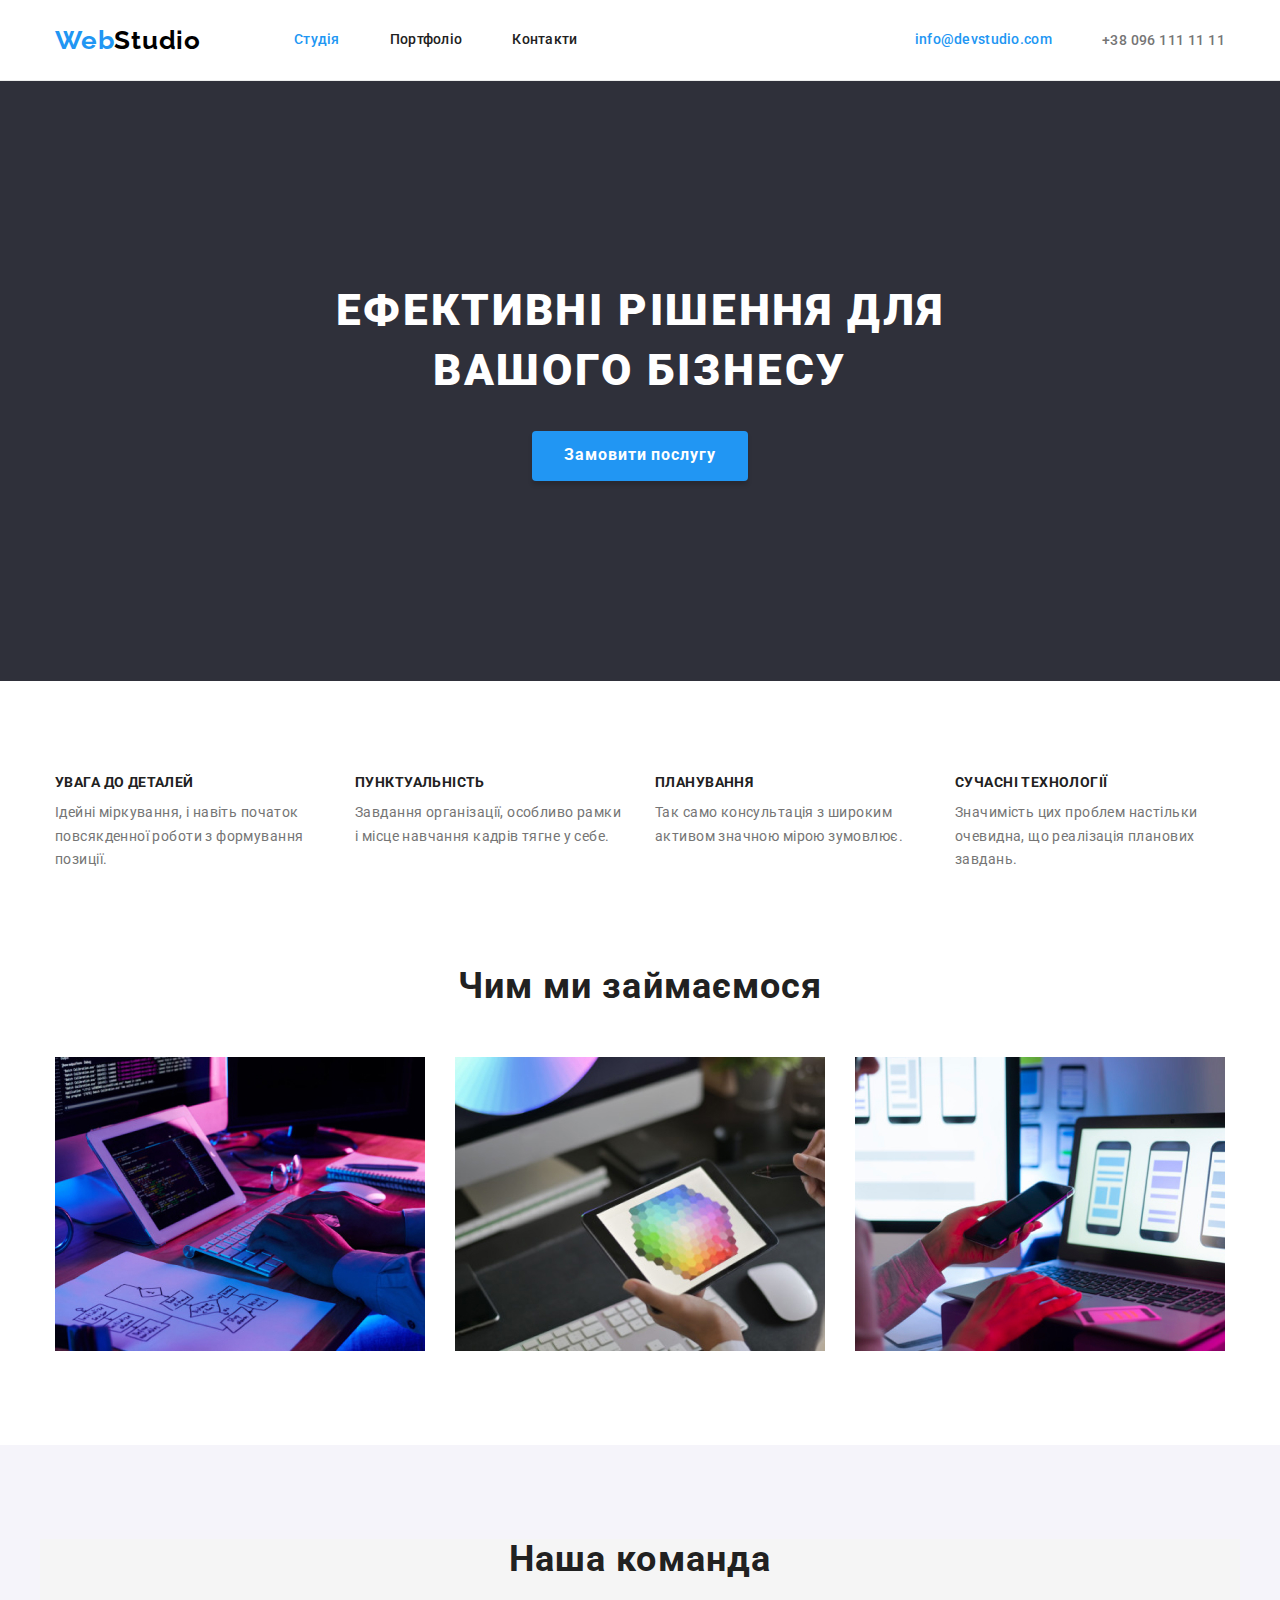
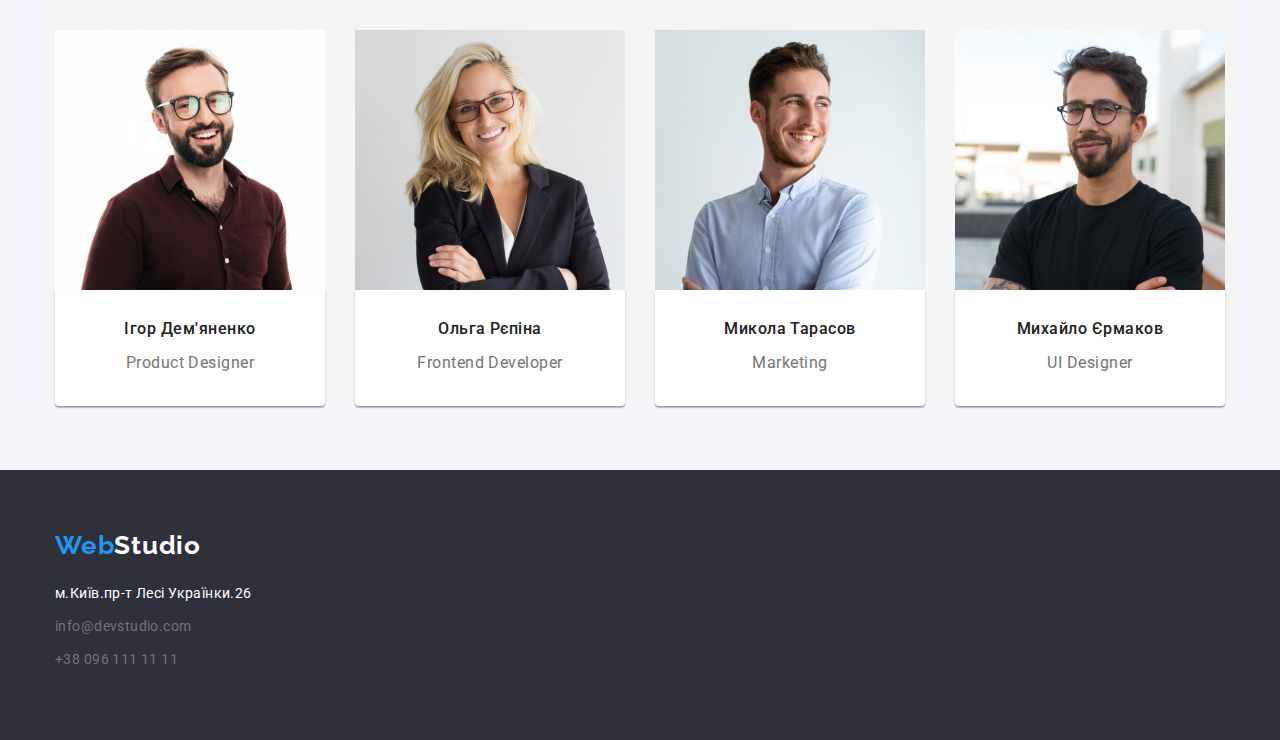
<file: index.html>
<!DOCTYPE html>
<html lang="uk">
    <meta charset="UTF-8">
    <meta http-equiv="X-UA-Compatible" content="IE=edge"/>
    <meta name="viewport" content="width=device-width, initial-scale=1.0"/>
    <title>Document</title>
    <link rel="preconnect" href="https://fonts.googleapis.com">
<link rel="preconnect" href="https://fonts.gstatic.com" crossorigin>
<link href="https://fonts.googleapis.com/css2?family=Raleway:wght@700&family=Roboto:wght@400;500;700;900&display=swap" rel="stylesheet">
<link rel="stylesheet" href="https://cdnjs.cloudflare.com/ajax/libs/modern-normalize/1.1.0/modern-normalize.min.css">
    <link rel="stylesheet" href="./css/styles.css">
</head>


<body>
    <header class="header">
        
     <div class="header-container container">

        <a href="" class="logo link">Web<span class="logo-header">Studio</span></a>

        <nav class="header-nav">
            
                <ul class="nav-list list">
                    <li>
                        <a href="index.html" class="nav-link link current">Студія</a>
                    </li>
                    <li>
                        <a href="portfolio.html" class="nav-link link">Портфоліо</a>
                    </li>
                    <li>
                        <a href="" class="nav-link link">Контакти</a>
                    </li>
                </ul>
        </nav>
        <ul class="nav-list contacts list">
            <li>
                <a href="mailto:info@devstudio.com" class="mail link">info@devstudio.com</a>
            </li>
            <li>
                <a href="tel:+380961111111" class="header-tel link">+38 096 111 11 11</a>
            </li>
        </ul>
     </div>
    </header>
    <!--Специализация-->
     <main>
        
        <section class="hero-background">
            <div class="hero-container"> 
                
                        <h1 class="hero-title">Ефективні рішення для вашого бізнесу</h1> 
                    
                        <button type="button" class="prise-btn hero-button">Замовити послугу</button>  
            </div>
       </section>
            
            <section class="section section-about">

                <div class="about-container">
                <h2 hidden class="section-title">Переваги</h2>
                <ul class="ul list">
                    <li class="li">
                        <h3 class="section-text">УВАГА ДО ДЕТАЛЕЙ</h3>
                        <p class="secondary-text">Ідейні міркування, і навіть початок повсякденної роботи з формування позиції.</p>
                    </li>
                    <li class="li">
                        <h3 class="section-text">ПУНКТУАЛЬНІСТЬ</h3>
                        <p class="secondary-text">Завдання організації, особливо рамки і місце навчання кадрів тягне у себе.</p>
                    </li>              
                    <li class="li">
                        <h3 class="section-text">ПЛАНУВАННЯ</h3>
                        <p class="secondary-text">Так само консультація з широким активом значною мірою зумовлює.</p>
                    </li>
                    <li class="li">
                        <h3 class="section-text">СУЧАСНІ ТЕХНОЛОГІЇ</h3>
                        <p class="secondary-text">Значимість цих проблем настільки очевидна, що реалізація планових завдань.</p>
                    </li>
                </ul>
            </div>
        </section>
        
            <!--Виды робот-->

          

            <section class="section">
                <div class="container">
                <h2 class="section-container">Чим ми займаємося</h2>
                <ul class="about-list list">
                   <li class="img"><img src="./images/box1.jpg" alt="Вevelopment" width="370"></li>

                   <li  class="img"><img src="./images/box2.jpg" alt="new-technologies" width="370"></li>

                   <li  class="img"><img src="./images/box3.jpg" alt="Designer-selects-colors" width="370"></li>
                </ul>
            </div>
            </section>

            <!--Команда-->

            <section class="section-lower">
                <div class="cards-container container">
                
                    <h2 class="section-title">Наша команда</h2>
                    
                    <ul class="about-team list">
                        <li><img src="./images/team1.img.jpg" alt="Product-Designer" width="270">
                         <div class="text">
                            <h3 class="section-team">Ігор Дем'яненко</h3>
                            <p class="secondary-team">Product Designer</p>
                         </div>
                       </li>

                        <li><img src="./images/team2.img.jpg" alt="Frontend-Developer" width="270">
                         <div class="text">
                            <h3 class="section-team">Ольга Рєпіна</h3>
                            <p class="secondary-team">Frontend Developer</p>
                         </div>
                        </li>
                    
                        <li><img src="./images/ream3.img.jpg" alt="Marketing" width="270">
                         <div class="text">
                            <h3 class="section-team">Микола Тарасов</h3>
                            <p class="secondary-team">Marketing</p>
                         </div>
                        </li>
                    
                        <li><img src="./images/team4.img.jpg" alt="UI Designer" width="270">
                         <div class="text">
                            <h3 class="section-team">Михайло Єрмаков</h3>
                            <p class="secondary-team">UI Designer</p>
                         </div>
                        </li>
                    </ul>
                </div>
            </section>
        

     </main>
     <!--Навигация-->

     <footer class="footer">
        
        <div class="container">
           <a href="./index.html" class="logo link">Web<span class="logo-footer">Studio</span></a>

           <address class="address">

           <ul class="list">
               <li class="footer-contact">
                   <a href="https://www.google.com/maps/place/Lesi+Ukrainky+Blvd,+26,+Kyiv,+Ukraina,+02000/@50.4265807,30.5361971,17z/data=!3m1!4b1!4m5!3m4!1s0x40d4cf0e033ecbe9:0x57a4dffefec77da0!8m2!3d50.4265807!4d30.5383858" class="footer-location link">
                   м.Київ.пр-т Лесі Українки.26</a>
               </li>
               <li class="footer-contact">
                   <a href="mailto:info@devstudio.com" class="footer-contact link">info@devstudio.com</a>
               </li>
               <li class="footer-contact">
                   <a href="tel:+380961111111" class="footer-contact link">+38 096 111 11 11</a>
               </li>
           </ul>

           </address>
        </div>
   </footer>
</body>

</html>
</file>
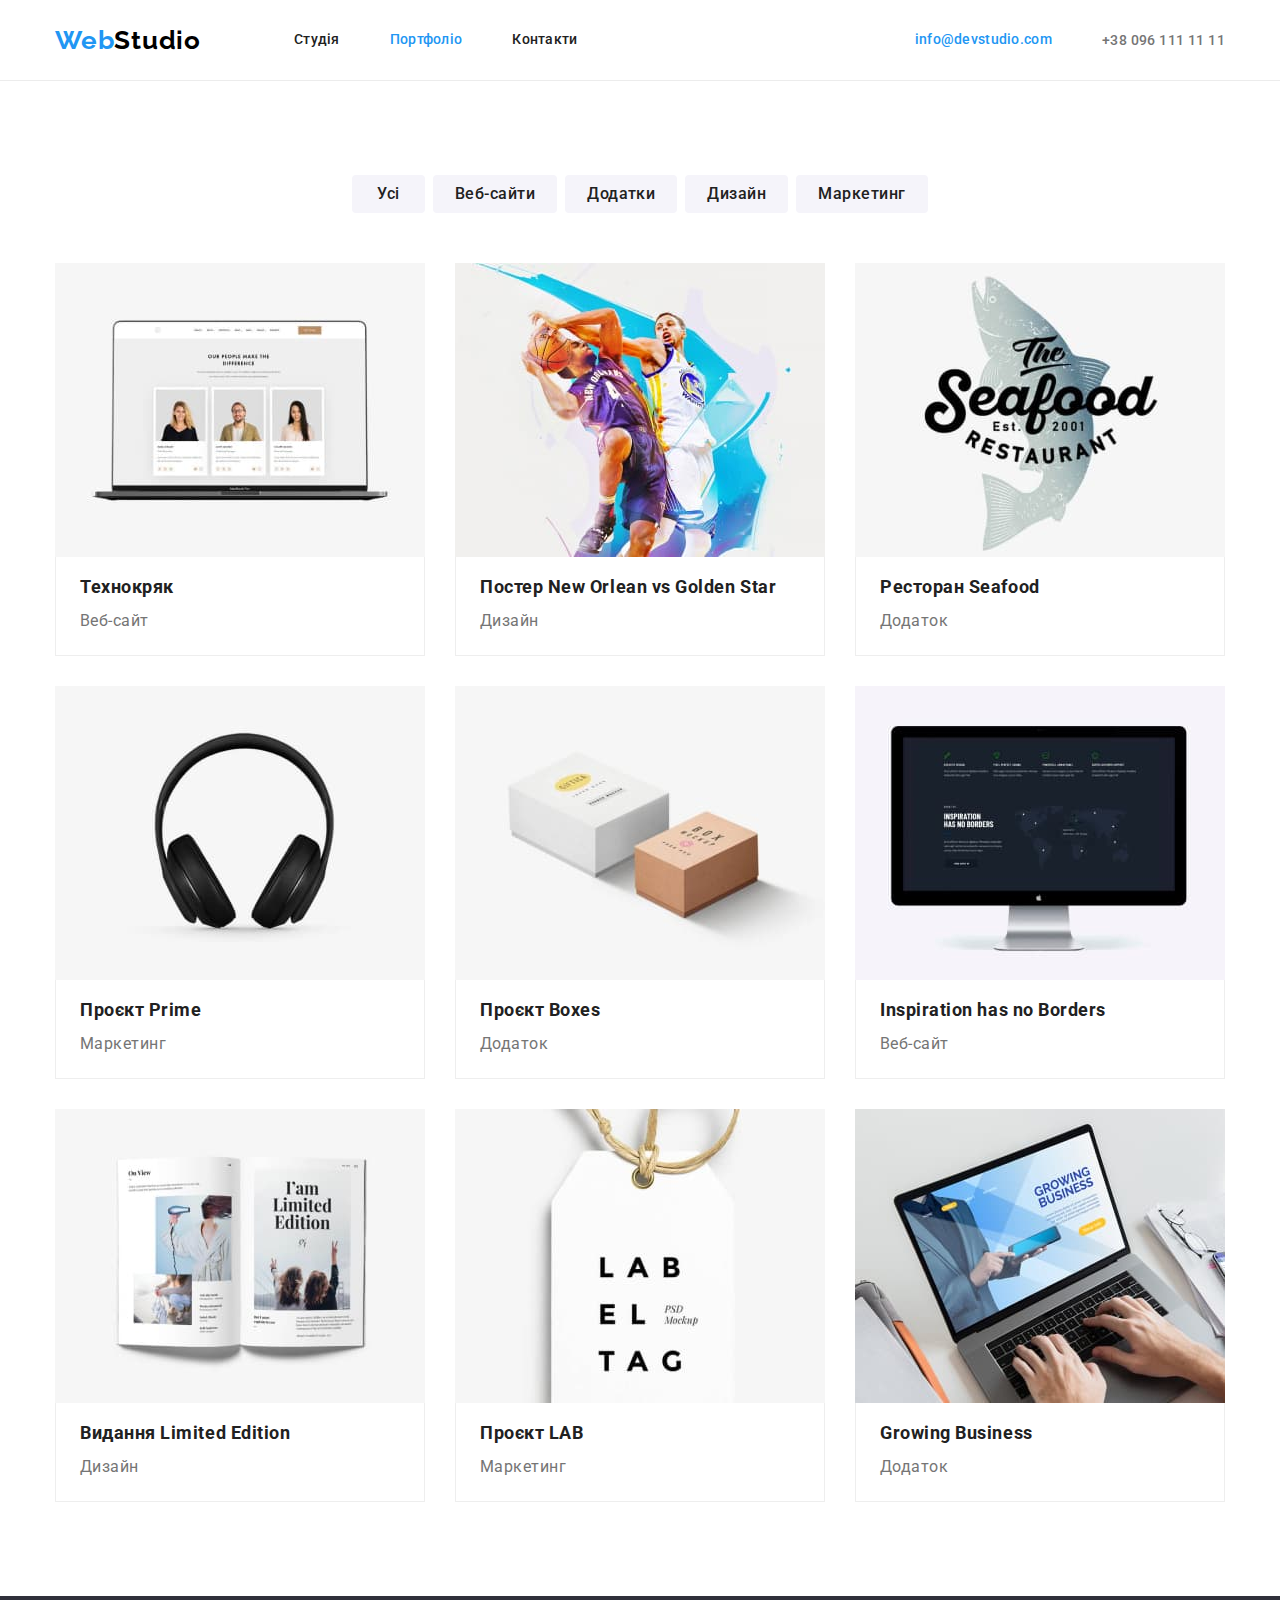
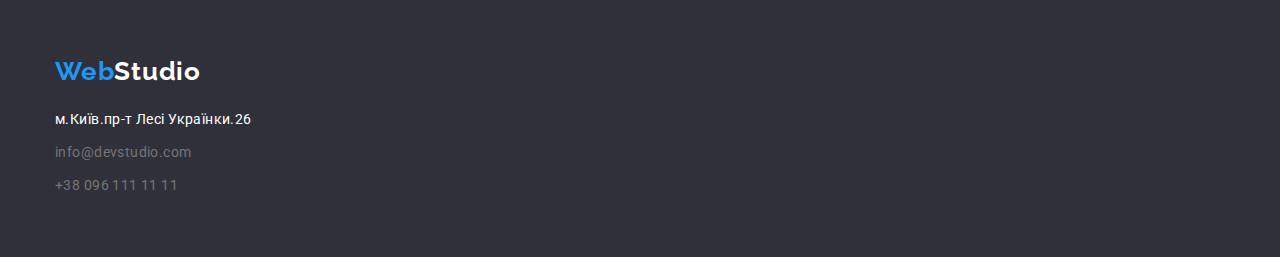
<file: portfolio.html>
<!DOCTYPE html>
<html lang="uk">
<head>
    <meta charset="UTF-8">
    <meta http-equiv="X-UA-Compatible" content="IE=edge">
    <meta name="viewport" content="width=device-width, initial-scale=1.0">
    <title>Document</title>
    <link rel="preconnect" href="https://fonts.googleapis.com">
<link rel="preconnect" href="https://fonts.gstatic.com" crossorigin>
<link href="https://fonts.googleapis.com/css2?family=Raleway:wght@700&family=Roboto:wght@400;500;700&display=swap" rel="stylesheet">
<link rel="stylesheet" href="https://cdnjs.cloudflare.com/ajax/libs/modern-normalize/1.1.0/modern-normalize.min.css"/>
    <link rel="stylesheet" href="./css/styles.css">
</head>


<body>
    
    <header class="header"> 

        <div class="header-container container"> 

            <a href="./index.html" class="logo link">Web<span class="logo-header">Studio</span> </a>

            <nav class="header-nav">

                <ul class="nav-list list">

                    <li>
                        <a href="index.html" class="nav-link link">Студія</a>
                    </li>
                    <li>
                        <a href="portfolio.html" class="nav-link link current">Портфоліо</a>
                    </li>
                    <li>
                        <a href="" class="nav-link link">Контакти</a>
                    </li>
                </ul>
            </nav>
            <ul class="nav-list contacts list">
                <li>
                    <a href="mailto:info@devstudio.com" class="mail link">info@devstudio.com</a>
                </li>
                <li>
                    <a href="tel:+380961111111" class="header-tel link">+38 096 111 11 11</a>
                </li>
           </ul>
        </div>
          
    </header>
    <main>
        <section class="section">

        <div class="container-button container">
             <h1 hidden>Портфоліо</h1>
                <ul class="element-nav list">
                    <li>
                        <button type="button" class="button">Усі</button>
                    </li>
                    <li>
                        <button type="button" class="buttons">Веб-сайти</button>
                    </li>
                    <li>
                        <button type="button" class="buttons">Додатки</button>
                    </li>
                    <li>
                        <button type="button" class="buttons">Дизайн</button>
                    </li>
                    <li>
                        <button type="button" class="buttonss">Маркетинг</button>
                    </li>
                </ul>
            
         <!--Portfolio-->
        
            <ul class="portfolio list">
                <li class="item">
                    <div class="portfolio-text">
                     <a href="" class="link"><img src="./images/img.jpg" alt="Технокряк" width="370" height="294"></a>
                        <div class="cardname">
                            <h2 class="section-cards">Технокряк</h2>
                            <p class="secondary-cards">Веб-сайт</p>
                        </div>
                    </div>
                </li>

                <li class="item">
                    <div class="portfolio-text">
                      <a href="" class="link"><img src="./images/img(1).jpg" alt="Постер New Orlean vs Golden Star" width="370" height="294"></a>
                        <div class="cardname">
                            <h2 class="section-cards">Постер New Orlean vs Golden Star</h2>
                            <p class="secondary-cards">Дизайн</p>
                        </div>
                    </div> 
                </li>

                <li class="item">
                    <div class="portfolio-text">
                        <a href="" class="link"><img src="./images/img(2).jpg" alt="Ресторан Seafood" width="370" height="294"></a>
                         <div class="cardname">               
                            <h2 class="section-cards">Ресторан Seafood</h2>
                            <p class="secondary-cards">Додаток</p>
                         </div>
                    </div> 
                </li>

                <li class="item">
                    <div class="portfolio-text">
                        <a href="" class="link"><img src="./images/img(3).jpg" alt="Проєкт Prime" width="370" height="294"></a>
                         <div class="cardname">
                            <h2 class="section-cards">Проєкт Prime</h2> 
                            <p class="secondary-cards">Маркетинг</p>
                         </div>
                    </div>  
                </li>

                <li class="item">
                    <div class="portfolio-text">
                        <a href="" class="link"><img src="./images/img(4).jpg" alt="Проєкт Boxes" width="370" height="294"></a>
                         <div class="cardname">
                            <h2 class="section-cards">Проєкт Boxes</h2>
                            <p class="secondary-cards">Додаток</p>
                         </div>
                    </div>
                </li>

                <li class="item">
                    <div class="portfolio-text">
                        <a href="" class="link"><img src="./images/img(5).jpg" alt="Inspiration has no Borders" width="370" height="294"></a>
                         <div class="cardname">
                            <h2 class="section-cards">Inspiration has no Borders</h2>
                            <p class="secondary-cards">Веб-сайт</p>
                         </div>
                    </div>  
                </li>

                <li class="item">
                    <div class="portfolio-text">
                     <a href="" class="link"><img src="./images/img(6).jpg" alt="Видання Limited Edition" width="370" height="294"></a>
                        <div class="cardname">
                            <h2 class="section-cards">Видання Limited Edition</h2>
                            <p class="secondary-cards">Дизайн</p>
                        </div>
                    </div>
                </li>

                <li class="item">
                    <div class="portfolio-text">
                     <a href="" class="link"><img src="./images/img(7).jpg" alt="Проєкт LAB" width="370" height="294"></a>
                        <div class="cardname">
                            <h2 class="section-cards">Проєкт LAB</h2>
                            <p class="secondary-cards">Маркетинг</p>
                        </div>
                    </div>  
                </li>

                <li class="item">
                    <div class="portfolio-text">
                        <a href="" class="link"><img src="./images/img(8).jpg" alt="Growing Business" width="370" height="294"></a>
                          <div class="cardname">
                            <h2 class="section-cards">Growing Business</h2>
                            <p class="secondary-cards">Додаток</p>
                          </div>
                    </div>    
                </li>
            </ul>
        </div>
    </section>
        
    </main>
    
    <!--Контакти-->

    <footer class="footer">
        
        <div class="container">
           <a href="./index.html" class="logo link">Web<span class="logo-footer">Studio</span></a>

           <address class="address">

           <ul class="list">
               <li class="footer-contact">
                   <a href="https://www.google.com/maps/place/Lesi+Ukrainky+Blvd,+26,+Kyiv,+Ukraina,+02000/@50.4265807,30.5361971,17z/data=!3m1!4b1!4m5!3m4!1s0x40d4cf0e033ecbe9:0x57a4dffefec77da0!8m2!3d50.4265807!4d30.5383858" class="footer-location link">
                   м.Київ.пр-т Лесі Українки.26</a>
               </li>
               <li class="footer-contact">
                   <a href="mailto:info@devstudio.com" class="footer-contact link">info@devstudio.com</a>
               </li>
               <li>
                   <a href="tel:+380961111111" class="footer-contact link">+38 096 111 11 11</a>
               </li>
           </ul>

           </address>
        </div>
   </footer>
</body>
</html>
</file>
<file: css/styles.css>
:root {
    --color-cards:#EEEEEE;
    --logo-color: #000000;
    --primary-text-color: #212121;
    --secondary-text-color: #757575;
    --white-text-color-header:#FFFFFF;
    --accent-color: #2196F3;
    --main-background: #F5F5F5;
    --secondary-background: #F5F4FA;
    --header-footer: #2F303A;
    --button-background:#F5F4FA;
    --indent:30px;
    --items:3;
    --border: #ECECEC;
}
/* Зброс стилей */
h1, h2, h3, h4, h5, h6, p {
    margin: 0;
  }
  
  img {
    display: block;
    max-width: 100%;
    height: auto;
  }
  
  .list {
    padding: 0;
    margin: 0;
    list-style: none;
  }
  ul {
    padding: 0;
    margin: 0;
    list-style: none;
  }
  .link {
    text-decoration: none;
  }
/* цвета */
/* Логотип: #000000; */
/* основной цвет текста: #212121; */
/* вторичный цвет текста: #757575; */
/* белый цвет текста и header: #FFFFFF; */
/* accent: #2196F3; */
/* основной фон: #F5F5F5; */
/* вторичный фон: #F5F4FA; */
/* header-footer: #2F303A; */
/* фон кнопки #F5F4FA; */
body {
    color:var(--primary-text-color);
    background-color:var(--white-text-color-header);
    font-family:'Roboto',sans-serif;
    font-size: 14px;
    letter-spacing: 0.03em;
}

.container {
    width: 1200px;
    padding-left: 15px;
    padding-right: 15px;
    margin-left: auto;
    margin-right: auto;
}
  h1,h2,h3,h4,h5,h6,p {
    margin: 0;
}
.section {
        padding-top: 94px;
        padding-bottom: 94px;
    }

.section-about {
        padding-bottom: 0;
    }
button {
    font-family: inherit;
    
}
.list {
    list-style:none;
    padding: 0%;
    
}
.link {
    text-decoration: none;
}

.header {
    background:var(--white-text-color-header);
    border-bottom: 1px solid var(--border);
}

.header-container {
    display: flex;
    align-items:center;
}
.logo:link {
    margin-right:93px;
}
.logo {
    font-family:'Raleway';
    font-weight: 700;
    font-size: 26px;
    line-height:1.19;
    letter-spacing: 0.03em;
    color:var(--accent-color);
    
    }
    
.logo-header {
        color:var(--logo-color);
}
.nav-list {
    gap: 50px;
    display: flex;
    align-items: center;
    padding: 0;
    margin: 0;
}
.contacts {
    margin-left: auto;
}

.nav-cont {


}
.ul {
    display: flex;
    gap: 30px;
}
.li{
    flex-basis: calc((100% - 30px) / 4);
}
.header-nav {
    display: flex;
    justify-content: space-between;
}
.nav-item {  
}
.nav-link {
    padding-top: 32px;
    padding-bottom: 32px;
    display: block;
    font-weight: 500;
    color:var(--primary-text-color);
    font-size: 14px;
    line-height:1.14;
    letter-spacing: 0.02em; 
}
.mail {
    padding-top: 32px;
    padding-bottom: 32px;
    display: block;
    font-weight: 500;
    font-size: 14px;
    line-height:1.14;
    letter-spacing: 0.02em; 
    color: var(--accent-color);
}
/* смена цвета */

.current {
    color:var(--accent-color);
}
.header-tel:hover,.header-tel:focus {
color: var(--accent-color);
}
.nav-link:hover, .nav-link:focus {
    color:var(--accent-color);
}

.header-tel {
    font-weight: 500;
    font-size: 14;
    line-height: calc(16 / 14);
    letter-spacing: 0.03em;
    color:var(--secondary-text-color);
}
/* button */
.portfolio {
    gap: var(--indent);
    display: flex;
    flex-wrap: wrap;
    padding: 0;
    list-style: none;
    margin: auto;
    justify-content: space-between;
} 
.portfolio-text {
    background:var(--white-text-color-header);
    margin-top:auto;
    width: 370px;
}
.cardname {
border-left: 1px solid #EEEEEE;
border-bottom: 1px solid #EEEEEE;
border-right: 1px solid #EEEEEE;
padding-left: 24px;
padding-top: 20px;
padding-right: 24px;
padding-bottom: 20px;

}
.button {
    padding: 6px 25px;
    text-align: center;                                 
    color:var(--primary-text-color);
    background:var(--button-background);
    font-weight: 500;
    font-size: 16px;
    border-radius: 4px;
    border: var(--secondary-background);   
    line-height: 26px;
    letter-spacing: 0.03em;
    margin-right:8px;
}
.buttons {
    padding: 6px 22px;
    text-align: center;                                 
    color:var(--primary-text-color);
    background:var(--button-background);
    font-weight: 500;
    font-size: 16px;
    border-radius: 4px;
    border: var(--secondary-background);
    line-height: 26px;
    letter-spacing: 0.03em;
    margin-right:8px;   
} 
.buttonss {
    padding: 6px 22px;
    text-align: center;                                 
    color:var(--primary-text-color);
    background:var(--button-background);
    font-weight: 500;
    font-size: 16px;
    border-radius: 4px;
    border: var(--secondary-background);
    line-height: 26px;
    letter-spacing: 0.03em;
    margin-right:0px;   
} 
.container-button {
background: var(--main-background);
text-align: center;
background-color:var(--white-text-color-header);


}
.element-nav {
    margin-bottom: 50px;
justify-content: center;
display: flex;
}
.prise-btn {
    display: block;
    margin: auto;
}

 .buttons:hover,.buttons:focus{
    color:var(--white-text-color-header);
    background-color:var(--accent-color);
    box-shadow: 0px 4px 4px rgba(0, 0, 0, 0.15);
 }  
.button:hover,.button:focus {
    color:var(--white-text-color-header);
    background-color:var(--accent-color);
    box-shadow: 0px 4px 4px rgba(0, 0, 0, 0.15);
}  

.hero-button {                                
    color:var(--white-text-color-header);
    background:var(--accent-color);
    font-weight: 700;
    font-size: 16px;
    border-radius: 4px;
    cursor: pointer;
    box-shadow: 0px 4px 4px rgba(0, 0, 0, 0.15);
    width: 216px;
    height: 50px;
    letter-spacing: 0.06em;
    border: none;
} 
.hero-background {
    width: 1200;
    background-color:var(--header-footer);
    color:var(--white-text-color-header);
    text-align: center;
    padding-top: 200px;
    padding-bottom: 200px;
}

.hero-title {
    width: 696px;
    font-size: 44px;
    font-weight:900;
    line-height:1.36;
    /* border: 2px solid var(--border); */
    margin-left: auto;
    margin-right: auto;
    text-transform: uppercase;
    letter-spacing: 0.06em;
    margin-bottom: 30px;
 }

ul {
    list-style: none;
}
.cards-container {   
    background: var(--main-background);
    text-align: center;
}
.site-nav, .link:hover
.site-nav, .link:focus {
    color:var(--logo-color);
}

.section-text {
    text-align:left;
    font-weight: 700;
    font-size: 14px;
    line-height:1.14;
    letter-spacing: 0.03em;
    color:var(--primary-text-color);
    margin-bottom: 10px;
}
.section-team {
    text-align:left;
    font-weight: 500;
    font-size: 16px;
    line-height:1.14;
    letter-spacing: 0.03em;
    color:var(--primary-text-color);
    text-align: center;
    margin-bottom: 10px;
}

.secondary-text {
    text-align:left;
    font-weight: 400;
    font-size: 14px;
    line-height:1.71;
    letter-spacing: 0.03em;
    color:var(--secondary-text-color);
}
.secondary-team {
    font-weight: 400;
    font-size: 16px;
    line-height:1.71;
    letter-spacing: 0.03em;
    color:var(--secondary-text-color);
    text-align: center;
    margin-top: 10px;
}
.section-lower {
    background-color:var(--secondary-background);
    padding-top: 94px;
    padding-bottom: 64px;
}
.img {
    display: block;
    max-width: 100%;
    height: auto;
}

.about-list {
    display: block;
    display: flex; 
    gap: 30px; 
    padding: 0; 
    margin: 0;
}
.section-container {
    text-align: center;
    font-weight: 700;
    font-size: 36px;
    line-height:1.14;
    letter-spacing: 0.03em;
    color:var(--primary-text-color);
    margin-bottom: 50px;
}

.section-title {
    text-align: center;
    font-weight: 700;
    font-size: 36px;
    line-height:1.14;
    letter-spacing: 0.03em;
    color:var(--primary-text-color);
    
}
.about-team {
    display: flex;
    flex-wrap: wrap;
    gap:30px;
    margin-top: 50px;
}
.text {
    padding-top: 30px;
    padding-bottom: 30px;
    background-color: var(--white-text-color-header);
    box-shadow: 0px 1px 3px rgba(0, 0, 0, 0.12), 0px 1px 1px rgba(0, 0, 0, 0.14), 0px 2px 1px rgba(0, 0, 0, 0.2);
    border-radius: 0px 0px 4px 4px;
 }
.about-container {
    width: 1200px;
    padding-left: 15px;
    padding-right: 15px;
    margin: auto; 
}
.secondary-cards {
    font-weight: 400;
    font-size: 16px;
    line-height:1.71;
    letter-spacing: 0.03em;
    color:var(--secondary-text-color);
    text-align: left;
}
.section-cards {
    text-align:left;
    font-weight: 700;
    font-size: 18px;
    line-height:1.14;
    letter-spacing: 0.03em;
    color:var(--primary-text-color); 
    margin-bottom: 10px; 
}
.footer {
     background-color:var(--header-footer);
     padding-top: 60px;
     padding-bottom: 60px;
     font-weight: 400px;
     font-size: 14px;
     line-height: 24px;
     letter-spacing: 0.03em;
    }
.address {
    font-style: normal;
    margin-top: 20px
}
.footer-location {
    color: var(--white-text-color-header);
margin-bottom: 9px;
}
.logo-footer {
    color:var(--white-text-color-header);
    font-family: 'Raleway';  
}
.footer-contact {
    color:var(--secondary-text-color);
 margin-bottom: 9px;
}
.item {
    flex-basis: calc((100% - 30px) / 4);
    gap: 30px;

}
</file>
